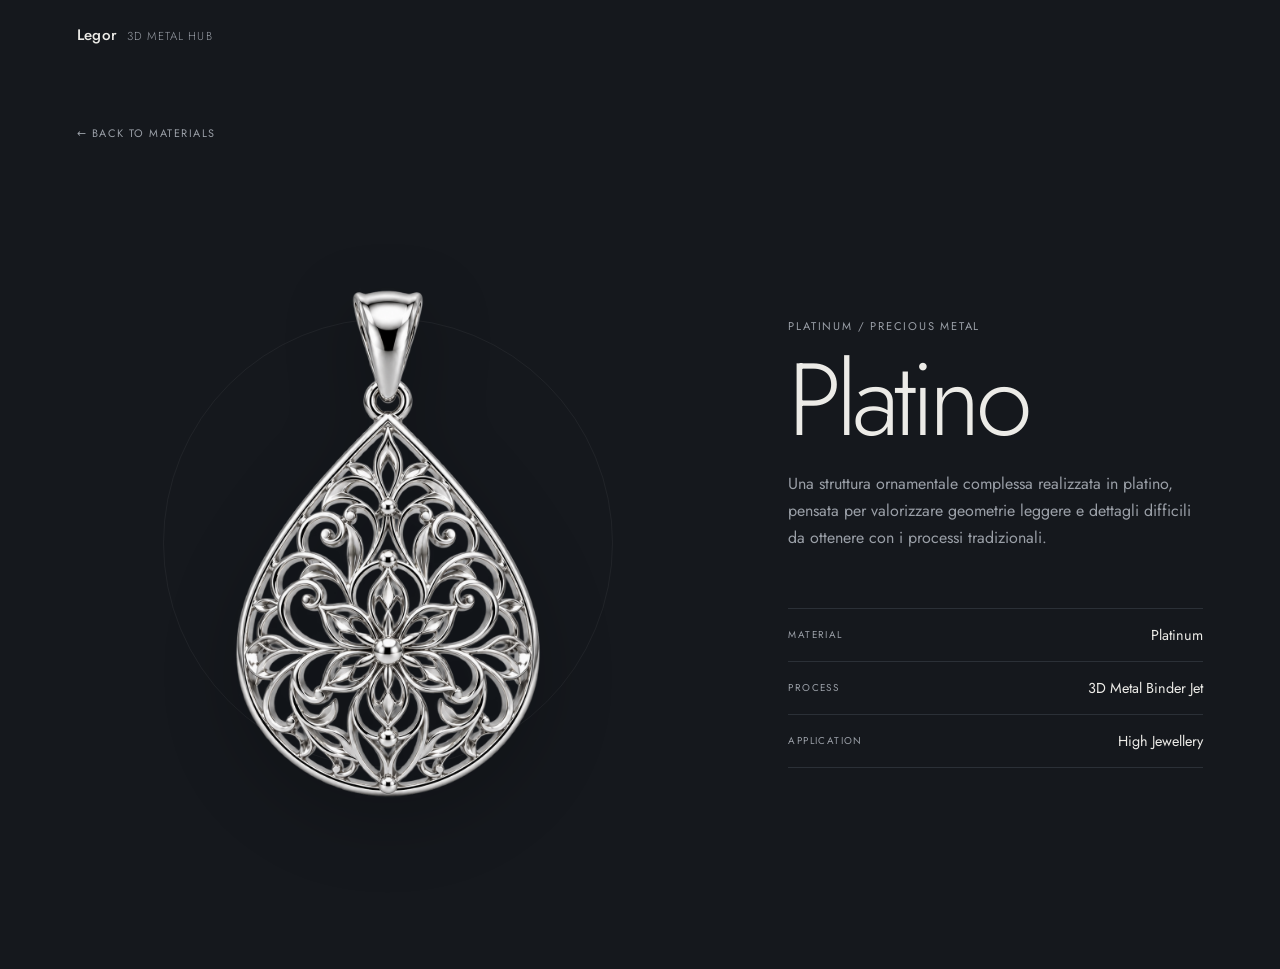
<file: prodotto-pendente/prodotto-pendente.html>
<!DOCTYPE html>

<html lang="it">

<head>

    <meta charset="UTF-8">

    <meta
        name="viewport"
        content="width=device-width, initial-scale=1.0"
    >

    <title>
        3D Metal Hub — Pendente
    </title>


    <link
        rel="preconnect"
        href="https://fonts.googleapis.com"
    >

    <link
        rel="preconnect"
        href="https://fonts.gstatic.com"
        crossorigin
    >

    <link
        href="https://fonts.googleapis.com/css2?family=Jost:wght@300;400;500&display=swap"
        rel="stylesheet"
    >


    <link
        rel="stylesheet"
        href="./prodotto-pendente.css"
    >

</head>


<body>


    <header class="product-header">

        <a
            class="product-brand"
            href="../index.html"
        >

            Legor

            <span>
                3D Metal Hub
            </span>

        </a>

    </header>


    <main class="product-page">


        <a
            href="../index.html#processo1"
            class="product-back"
        >
            ← Back to materials
        </a>


        <section class="product-hero">


            <div class="product-visual">

                <img
                    id="productImage"
                    src=""
                    alt=""
                >

            </div>


            <div class="product-content">


                <p
                    id="productKicker"
                    class="kicker"
                >
                    Material
                </p>


                <h1 id="productTitle">
                    Platino
                </h1>


                <p
                    id="productDescription"
                    class="product-description"
                ></p>


                <div class="product-data">


                    <div>

                        <span>
                            MATERIAL
                        </span>

                        <strong id="productMaterial">
                            —
                        </strong>

                    </div>


                    <div>

                        <span>
                            PROCESS
                        </span>

                        <strong id="productProcess">
                            3D Metal Binder Jet
                        </strong>

                    </div>


                    <div>

                        <span>
                            APPLICATION
                        </span>

                        <strong id="productApplication">
                            Jewellery
                        </strong>

                    </div>


                </div>


            </div>


        </section>


    </main>


    <script src="./prodotto-pendente.js"></script>


</body>

</html>
</file>
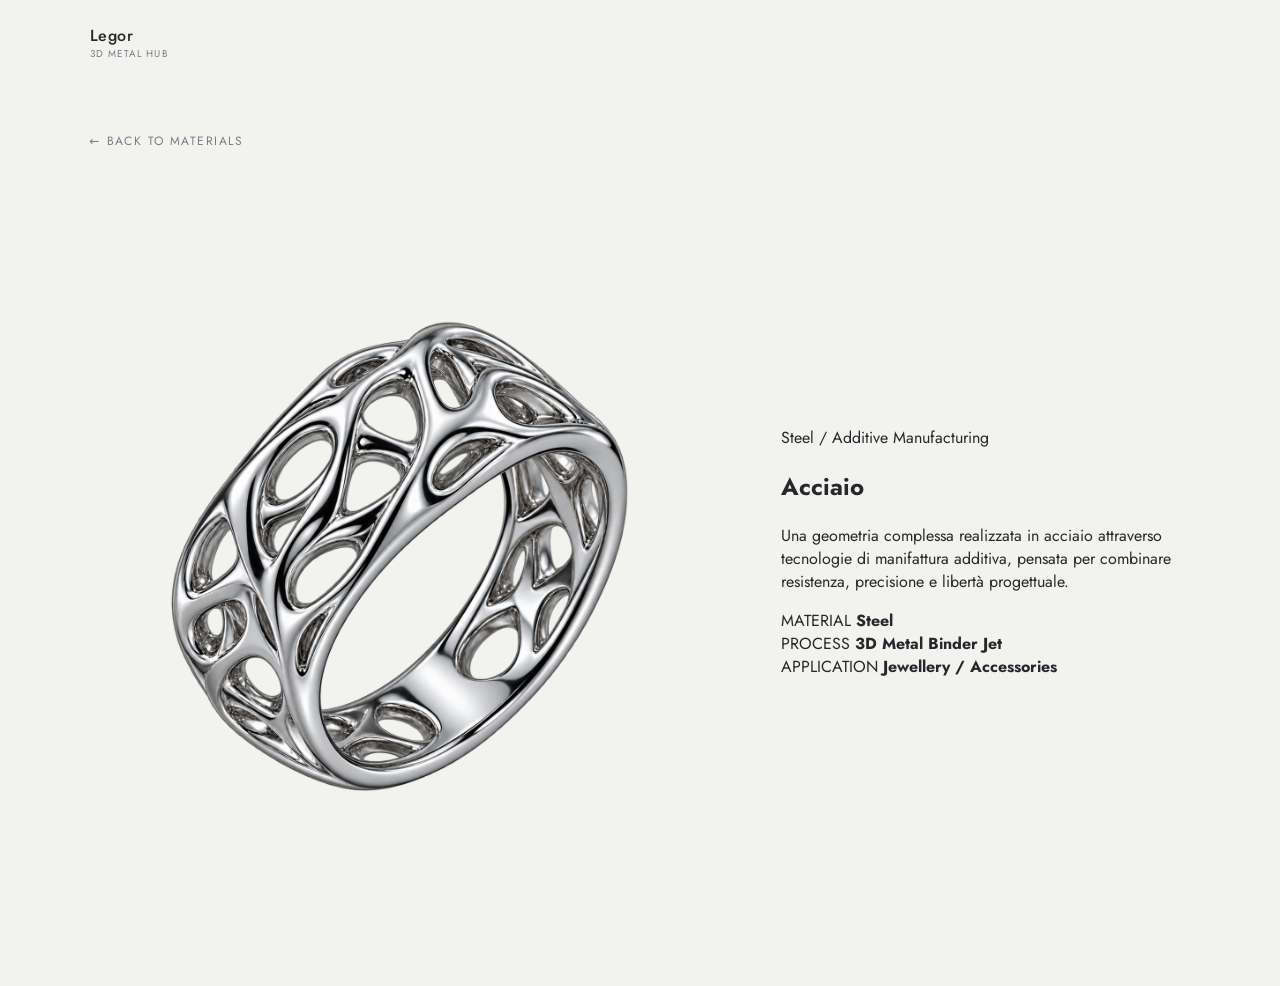
<file: prodotto/prodotto.html>
<!DOCTYPE html>
<html lang="it">

<head>

    <meta charset="UTF-8">

    <meta
        name="viewport"
        content="width=device-width, initial-scale=1.0"
    >

    <title>
        3D Metal Hub — Prodotto
    </title>


    <link
        rel="preconnect"
        href="https://fonts.googleapis.com"
    >

    <link
        rel="preconnect"
        href="https://fonts.gstatic.com"
        crossorigin
    >

    <link
        href="https://fonts.googleapis.com/css2?family=Jost:wght@300;400;500&display=swap"
        rel="stylesheet"
    >


    <link
        rel="stylesheet"
        href="./prodotto.css"
    >

</head>


<body>


    <header class="product-header">

        <a
            class="product-brand"
            href="../index.html"
        >

            Legor

            <span>
                3D Metal Hub
            </span>

        </a>

    </header>


    <main class="product-page">


        <a
            href="../index.html#processo2"
            class="product-back"
        >
            ← Back to materials
        </a>


        <section class="product-hero">


            <div class="product-visual">

                <img
                    id="productImage"
                    src=""
                    alt=""
                >

            </div>


            <div class="product-content">


                <p
                    id="productKicker"
                    class="kicker"
                >
                    Material
                </p>


                <h1 id="productTitle">
                    Acciaio
                </h1>


                <p
                    id="productDescription"
                    class="product-description"
                ></p>


                <div class="product-data">


                    <div>

                        <span>
                            MATERIAL
                        </span>

                        <strong id="productMaterial">
                            —
                        </strong>

                    </div>


                    <div>

                        <span>
                            PROCESS
                        </span>

                        <strong id="productProcess">
                            3D Metal Binder Jet
                        </strong>

                    </div>


                    <div>

                        <span>
                            APPLICATION
                        </span>

                        <strong id="productApplication">
                            Jewellery
                        </strong>

                    </div>


                </div>


            </div>


        </section>


    </main>


    <script src="./prodotto.js"></script>


</body>

</html>
</file>
<file: prodotto-pendente/prodotto-pendente.css>
:root {

    --bg:
        #15181d;

    --fg:
        #ecebe7;

    --mut:
        #9a9fa7;

    --line:
        #2b3037;

}


/* =====================================================
   RESET
===================================================== */

* {
    box-sizing:
        border-box;
}


html {
    scroll-behavior:
        smooth;
}


body {

    margin:
        0;

    min-height:
        100vh;

    background:
        var(--bg);

    color:
        var(--fg);

    font-family:
        "Jost",
        system-ui,
        sans-serif;

}


a {
    color:
        inherit;
}


/* =====================================================
   HEADER
===================================================== */

.product-header {

    position:
        absolute;

    top:
        0;

    left:
        0;

    right:
        0;

    z-index:
        10;

    padding:
        1.5rem
        6vw;

    display:
        flex;

    align-items:
        center;

}


.product-brand {

    display:
        inline-flex;

    align-items:
        baseline;

    gap:
        0.6rem;

    color:
        var(--fg);

    text-decoration:
        none;

    font-size:
        0.95rem;

    font-weight:
        500;

    letter-spacing:
        0.02em;

}


.product-brand span {

    color:
        var(--mut);

    font-size:
        0.72rem;

    font-weight:
        300;

    letter-spacing:
        0.10em;

    text-transform:
        uppercase;

}


/* =====================================================
   PAGE
===================================================== */

.product-page {

    min-height:
        100vh;

    padding:
        7.5rem
        6vw
        4rem;

}


.product-back {

    display:
        inline-block;

    margin-bottom:
        2.5rem;

    color:
        var(--mut);

    text-decoration:
        none;

    text-transform:
        uppercase;

    font-size:
        0.68rem;

    letter-spacing:
        0.14em;

    transition:
        color
        0.25s
        ease;

}


.product-back:hover {
    color:
        var(--fg);
}


/* =====================================================
   HERO
===================================================== */

.product-hero {

    min-height:
        calc(
            100vh -
            11rem
        );

    display:
        grid;

    grid-template-columns:
        minmax(
            0,
            1.2fr
        )

        minmax(
            19rem,
            0.8fr
        );

    align-items:
        center;

    gap:
        clamp(
            3rem,
            7vw,
            8rem
        );

}


/* =====================================================
   IMAGE
===================================================== */

.product-visual {

    min-height:
        65vh;

    display:
        flex;

    align-items:
        center;

    justify-content:
        center;

    position:
        relative;

}


.product-visual::before {

    content:
        "";

    position:
        absolute;

    width:
        min(
            36rem,
            72%
        );

    aspect-ratio:
        1;

    border:
        1px solid
        rgba(
            255,
            255,
            255,
            0.05
        );

    border-radius:
        50%;

    pointer-events:
        none;

}


.product-visual img {

    position:
        relative;

    z-index:
        1;

    display:
        block;

    width:
        min(
            82%,
            680px
        );

    max-height:
        72vh;

    object-fit:
        contain;

    filter:
        drop-shadow(
            0
            24px
            34px
            rgba(
                0,
                0,
                0,
                0.26
            )
        );

}


/* =====================================================
   CONTENT
===================================================== */

.kicker {

    margin:
        0
        0
        1.25rem;

    color:
        var(--mut);

    font-size:
        0.70rem;

    letter-spacing:
        0.16em;

    text-transform:
        uppercase;

}


.product-content h1 {

    margin:
        0
        0
        1.6rem;

    font-size:
        clamp(
            4rem,
            8vw,
            8.5rem
        );

    line-height:
        0.88;

    font-weight:
        300;

    letter-spacing:
        -0.055em;

}


.product-description {

    max-width:
        34rem;

    margin:
        0;

    color:
        var(--mut);

    font-size:
        clamp(
            1rem,
            1.2vw,
            1.08rem
        );

    line-height:
        1.7;

}


/* =====================================================
   DATA
===================================================== */

.product-data {

    margin-top:
        3.5rem;

    border-top:
        1px solid
        var(--line);

}


.product-data > div {

    padding:
        1rem
        0;

    display:
        flex;

    justify-content:
        space-between;

    align-items:
        center;

    gap:
        2rem;

    border-bottom:
        1px solid
        var(--line);

}


.product-data span {

    color:
        var(--mut);

    font-size:
        0.62rem;

    letter-spacing:
        0.14em;

}


.product-data strong {

    font-size:
        0.9rem;

    font-weight:
        400;

    text-align:
        right;

}


/* =====================================================
   MOBILE
===================================================== */

@media (
    max-width:
    820px
) {

    .product-page {

        padding:
            6.5rem
            6vw
            3rem;

    }


    .product-hero {

        min-height:
            auto;

        display:
            flex;

        flex-direction:
            column;

        align-items:
            stretch;

        gap:
            1.5rem;

    }


    .product-visual {

        min-height:
            42vh;

    }


    .product-visual::before {

        width:
            min(
                25rem,
                78%
            );

    }


    .product-visual img {

        width:
            min(
                88%,
                520px
            );

        max-height:
            48vh;

    }


    .product-content h1 {

        font-size:
            clamp(
                3.6rem,
                17vw,
                6.5rem
            );

    }


    .product-data {

        margin-top:
            2.5rem;

    }

}
</file>
<file: prodotto/prodotto.css>
:root {
    --bg: #f2f2ef;
    --fg: #25272b;
    --mut: #777c84;
    --line: rgba(37, 39, 43, 0.14);
}

* {
    box-sizing: border-box;
}

html {
    scroll-behavior: smooth;
}

body {
    margin: 0;
    min-height: 100vh;
    background: var(--bg);
    color: var(--fg);
    font-family: "Jost", system-ui, sans-serif;
}

.product-header {
    position: absolute;
    top: 0;
    left: 0;
    right: 0;
    z-index: 10;
    padding: 1.5rem 7vw;
}

.product-brand {
    display: inline-flex;
    flex-direction: column;
    color: var(--fg);
    text-decoration: none;
    font-size: 1rem;
    font-weight: 500;
    line-height: 1.05;
    letter-spacing: 0.03em;
}

.product-brand span {
    margin-top: 0.25rem;
    color: var(--mut);
    font-size: 0.62rem;
    font-weight: 400;
    letter-spacing: 0.12em;
    text-transform: uppercase;
}

.product-page {
    min-height: 100vh;
    padding: 8rem 7vw 5rem;
}

.product-back {
    display: inline-block;
    margin-bottom: 3rem;
    color: var(--mut);
    font-size: 0.75rem;
    text-decoration: none;
    text-transform: uppercase;
    letter-spacing: 0.12em;
    transition: color 0.25s ease;
}

.product-back:hover {
    color: var(--fg);
}

.product-hero {
    min-height: calc(100vh - 12rem);
    display: grid;
    grid-template-columns: minmax(0, 1.2fr) minmax(20rem, 0.8fr);
    align-items: center;
    gap: 6vw;
}

.product-visual {
    min-height: 65vh;
    display: flex;
    align-items: center;
    justify-content: center;
}

.product-visual img {
    display: block;
    width: min(90%, 750px);
    max-height: 72vh;
    object-fit: contain;
}

.kicker {
    margin: 0 0 1.25rem;
}
</file>
